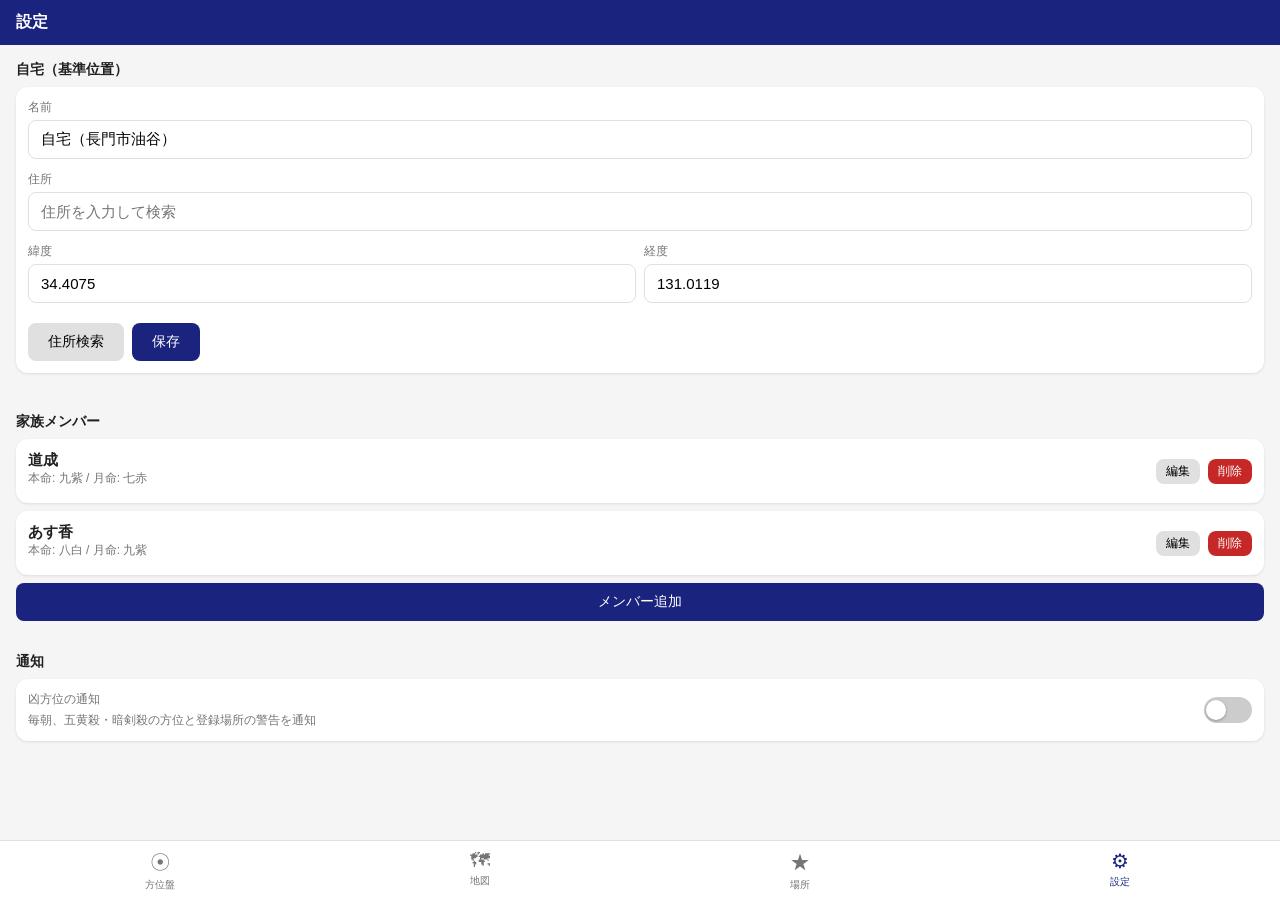
<file: settings.html>
<!DOCTYPE html>
<html lang="ja">
<head>
  <meta charset="UTF-8">
  <meta name="viewport" content="width=device-width, initial-scale=1.0, user-scalable=no">
  <meta name="apple-mobile-web-app-capable" content="yes">
  <meta name="theme-color" content="#1a237e">
  <title>設定</title>
  <link rel="manifest" href="manifest.json">
  <link rel="stylesheet" href="css/style.css">
</head>
<body>
  <div class="header">
    <h1>設定</h1>
  </div>

  <!-- Home Location -->
  <div class="setting-group">
    <h3 style="font-size:14px;margin-bottom:8px;">自宅（基準位置）</h3>
    <div class="setting-item">
      <div class="form-group">
        <label>名前</label>
        <input type="text" id="home-name">
      </div>
      <div class="form-group">
        <label>住所</label>
        <input type="text" id="home-address" placeholder="住所を入力して検索">
      </div>
      <div class="flex-gap">
        <div class="form-group" style="flex:1;">
          <label>緯度</label>
          <input type="number" id="home-lat" step="0.0001">
        </div>
        <div class="form-group" style="flex:1;">
          <label>経度</label>
          <input type="number" id="home-lng" step="0.0001">
        </div>
      </div>
      <div id="home-geocode-status" style="font-size:12px;color:#757575;margin-bottom:8px;"></div>
      <div class="flex-gap">
        <button class="btn" id="btn-home-geocode" style="background:#e0e0e0;">住所検索</button>
        <button class="btn btn-primary" id="btn-home-save">保存</button>
      </div>
    </div>
  </div>

  <!-- Family Members -->
  <div class="setting-group">
    <h3 style="font-size:14px;margin-bottom:8px;">家族メンバー</h3>
    <div id="member-list"></div>
    <button class="btn btn-primary btn-block mt-8" id="btn-add-member">メンバー追加</button>
  </div>

  <!-- Notification Settings -->
  <div class="setting-group">
    <h3 style="font-size:14px;margin-bottom:8px;">通知</h3>
    <div class="setting-item">
      <div style="display:flex;align-items:center;justify-content:space-between;">
        <div>
          <div class="setting-label">凶方位の通知</div>
          <div style="font-size:12px;color:#757575;">毎朝、五黄殺・暗剣殺の方位と登録場所の警告を通知</div>
        </div>
        <label style="position:relative;display:inline-block;width:48px;height:26px;">
          <input type="checkbox" id="notif-toggle" style="opacity:0;width:0;height:0;">
          <span id="notif-slider" style="position:absolute;cursor:pointer;inset:0;background:#ccc;border-radius:13px;transition:.3s;"></span>
        </label>
      </div>
    </div>
  </div>

  <!-- Add Member Modal -->
  <div id="member-modal" class="modal-overlay">
    <div class="modal">
      <h2 id="modal-title">メンバー追加</h2>
      <input type="hidden" id="edit-member-id">
      <div class="form-group">
        <label>名前</label>
        <input type="text" id="member-name" placeholder="例: 太郎">
      </div>
      <div class="form-group">
        <label>本命星</label>
        <select id="member-honmei">
          <option value="1">一白水星</option>
          <option value="2">二黒土星</option>
          <option value="3">三碧木星</option>
          <option value="4">四緑木星</option>
          <option value="5">五黄土星</option>
          <option value="6">六白金星</option>
          <option value="7">七赤金星</option>
          <option value="8">八白土星</option>
          <option value="9">九紫火星</option>
        </select>
      </div>
      <div class="form-group">
        <label>月命星</label>
        <select id="member-getsu">
          <option value="1">一白水星</option>
          <option value="2">二黒土星</option>
          <option value="3">三碧木星</option>
          <option value="4">四緑木星</option>
          <option value="5">五黄土星</option>
          <option value="6">六白金星</option>
          <option value="7">七赤金星</option>
          <option value="8">八白土星</option>
          <option value="9">九紫火星</option>
        </select>
      </div>
      <div class="flex-gap mt-8">
        <button class="btn btn-primary btn-block" id="btn-save-member" style="flex:2;">保存</button>
        <button class="btn" id="btn-cancel-member" style="flex:1;background:#e0e0e0;">閉じる</button>
      </div>
    </div>
  </div>

  <nav class="nav">
    <a href="index.html"><span class="nav-icon">&#x2609;</span><span>方位盤</span></a>
    <a href="map.html"><span class="nav-icon">&#x1F5FA;</span><span>地図</span></a>
    <a href="places.html"><span class="nav-icon">&#x2605;</span><span>場所</span></a>
    <a href="settings.html" class="active"><span class="nav-icon">&#x2699;</span><span>設定</span></a>
  </nav>

  <script src="js/kusei-engine.js"></script>
  <script src="js/family.js"></script>
  <script src="js/places.js"></script>
  <script>
    document.addEventListener('DOMContentLoaded', () => {
      // Home location
      const home = PlacesManager.getHome();
      document.getElementById('home-name').value = home.name || '';
      document.getElementById('home-lat').value = home.lat;
      document.getElementById('home-lng').value = home.lng;

      document.getElementById('btn-home-geocode').addEventListener('click', async () => {
        const address = document.getElementById('home-address').value.trim();
        if (!address) return;
        const status = document.getElementById('home-geocode-status');
        status.textContent = '検索中...';
        const result = await PlacesManager.geocode(address);
        if (result) {
          document.getElementById('home-lat').value = result.lat.toFixed(4);
          document.getElementById('home-lng').value = result.lng.toFixed(4);
          status.textContent = result.displayName;
          status.style.color = '#2e7d32';
        } else {
          status.textContent = '見つかりませんでした';
          status.style.color = '#c62828';
        }
      });

      document.getElementById('btn-home-save').addEventListener('click', () => {
        const name = document.getElementById('home-name').value.trim();
        const lat = parseFloat(document.getElementById('home-lat').value);
        const lng = parseFloat(document.getElementById('home-lng').value);
        if (isNaN(lat) || isNaN(lng)) { alert('座標を入力してください'); return; }
        PlacesManager.setHome({ name, lat, lng });
        alert('自宅位置を保存しました');
      });

      // Family members
      const modal = document.getElementById('member-modal');

      function renderMembers() {
        const list = document.getElementById('member-list');
        list.innerHTML = '';
        const members = FamilyManager.getMembers();

        for (const m of members) {
          const item = document.createElement('div');
          item.className = 'setting-item';
          item.style.display = 'flex';
          item.style.justifyContent = 'space-between';
          item.style.alignItems = 'center';

          const info = document.createElement('div');
          info.innerHTML = `
            <div class="setting-value">${m.name}</div>
            <div class="setting-label">本命: ${KuseiEngine.STAR_SHORT[m.honmei]} / 月命: ${KuseiEngine.STAR_SHORT[m.getsu]}</div>
          `;

          const btns = document.createElement('div');
          btns.className = 'flex-gap';

          const editBtn = document.createElement('button');
          editBtn.className = 'btn';
          editBtn.style.cssText = 'background:#e0e0e0;font-size:12px;padding:4px 10px;';
          editBtn.textContent = '編集';
          editBtn.addEventListener('click', () => openEditModal(m));

          const delBtn = document.createElement('button');
          delBtn.className = 'btn btn-danger';
          delBtn.style.cssText = 'font-size:12px;padding:4px 10px;';
          delBtn.textContent = '削除';
          delBtn.addEventListener('click', () => {
            if (confirm(`${m.name}を削除しますか？`)) {
              FamilyManager.removeMember(m.id);
              renderMembers();
            }
          });

          btns.appendChild(editBtn);
          btns.appendChild(delBtn);
          item.appendChild(info);
          item.appendChild(btns);
          list.appendChild(item);
        }
      }

      function openEditModal(member) {
        document.getElementById('modal-title').textContent = member ? 'メンバー編集' : 'メンバー追加';
        document.getElementById('edit-member-id').value = member ? member.id : '';
        document.getElementById('member-name').value = member ? member.name : '';
        document.getElementById('member-honmei').value = member ? member.honmei : 1;
        document.getElementById('member-getsu').value = member ? member.getsu : 1;
        modal.classList.add('active');
      }

      document.getElementById('btn-add-member').addEventListener('click', () => openEditModal(null));
      document.getElementById('btn-cancel-member').addEventListener('click', () => modal.classList.remove('active'));

      document.getElementById('btn-save-member').addEventListener('click', () => {
        const id = document.getElementById('edit-member-id').value;
        const name = document.getElementById('member-name').value.trim();
        const honmei = parseInt(document.getElementById('member-honmei').value);
        const getsu = parseInt(document.getElementById('member-getsu').value);
        if (!name) { alert('名前を入力してください'); return; }

        if (id) {
          FamilyManager.updateMember(id, { name, honmei, getsu });
        } else {
          FamilyManager.addMember({ name, honmei, getsu });
        }
        modal.classList.remove('active');
        renderMembers();
      });

      // Notification toggle
      const notifToggle = document.getElementById('notif-toggle');
      const notifSlider = document.getElementById('notif-slider');
      const notifEnabled = localStorage.getItem('kusei_notif') === 'true';
      notifToggle.checked = notifEnabled;
      updateSlider();

      notifToggle.addEventListener('change', async () => {
        if (notifToggle.checked) {
          if ('Notification' in window) {
            const perm = await Notification.requestPermission();
            if (perm !== 'granted') {
              notifToggle.checked = false;
              updateSlider();
              alert('通知の許可が必要です。ブラウザの設定から許可してください。');
              return;
            }
          }
        }
        localStorage.setItem('kusei_notif', notifToggle.checked);
        updateSlider();
      });

      function updateSlider() {
        notifSlider.style.background = notifToggle.checked ? '#1a237e' : '#ccc';
        const dot = notifToggle.checked ? 'translateX(22px)' : 'translateX(2px)';
        notifSlider.innerHTML = `<span style="position:absolute;top:3px;left:0;width:20px;height:20px;background:#fff;border-radius:50%;transition:.3s;transform:${dot};box-shadow:0 1px 3px rgba(0,0,0,0.3);"></span>`;
      }

      renderMembers();
    });
  </script>
</body>
</html>
</file>
<file: css/style.css>
/* 九星気学 方位判定 PWA - Style */
:root {
  --primary: #1a237e;
  --primary-light: #3949ab;
  --danger: #c62828;
  --warning: #e65100;
  --safe: #2e7d32;
  --bg: #f5f5f5;
  --card-bg: #fff;
  --text: #212121;
  --text-light: #757575;
  --border: #e0e0e0;
  --goou-color: #c62828;
  --anken-color: #4a148c;
  --saiha-color: #e65100;
}

* { margin: 0; padding: 0; box-sizing: border-box; }

body {
  font-family: -apple-system, BlinkMacSystemFont, 'Hiragino Sans', 'Hiragino Kaku Gothic ProN', sans-serif;
  background: var(--bg);
  color: var(--text);
  min-height: 100vh;
  padding-bottom: calc(60px + env(safe-area-inset-bottom, 0px));
}

/* Header */
.header {
  background: var(--primary);
  color: #fff;
  padding: 12px 16px;
  display: flex;
  align-items: center;
  justify-content: space-between;
  position: sticky;
  top: 0;
  z-index: 100;
}

.header h1 {
  font-size: 16px;
  font-weight: 600;
}

.header-date {
  font-size: 13px;
  opacity: 0.9;
}

/* Navigation */
.nav {
  position: fixed;
  bottom: 0;
  left: 0;
  right: 0;
  background: #fff;
  display: flex;
  border-top: 1px solid var(--border);
  z-index: 100;
  padding-bottom: env(safe-area-inset-bottom, 0);
}

.nav a {
  flex: 1;
  text-align: center;
  padding: 8px 4px;
  text-decoration: none;
  color: var(--text-light);
  font-size: 10px;
  display: flex;
  flex-direction: column;
  align-items: center;
  gap: 2px;
}

.nav a.active {
  color: var(--primary);
}

.nav-icon {
  font-size: 20px;
}

/* Date Picker Row */
.date-picker-row {
  display: flex;
  align-items: center;
  justify-content: center;
  gap: 12px;
  padding: 12px;
  background: #fff;
  border-bottom: 1px solid var(--border);
}

.date-picker-row button {
  background: var(--primary-light);
  color: #fff;
  border: none;
  border-radius: 50%;
  width: 32px;
  height: 32px;
  font-size: 16px;
  cursor: pointer;
  display: flex;
  align-items: center;
  justify-content: center;
}

.date-picker-row input[type="date"] {
  font-size: 16px;
  padding: 6px 12px;
  border: 1px solid var(--border);
  border-radius: 8px;
  font-family: inherit;
}

.btn-today {
  background: var(--primary) !important;
  border-radius: 6px !important;
  width: auto !important;
  padding: 6px 12px !important;
  font-size: 12px !important;
}

/* Member Selector */
.member-selector {
  display: flex;
  gap: 8px;
  padding: 8px 16px;
  overflow-x: auto;
}

.member-btn {
  padding: 6px 16px;
  border: 2px solid var(--primary);
  border-radius: 20px;
  background: #fff;
  color: var(--primary);
  font-size: 13px;
  cursor: pointer;
  white-space: nowrap;
}

.member-btn.active {
  background: var(--primary);
  color: #fff;
}

/* Card */
.card {
  background: var(--card-bg);
  margin: 8px;
  border-radius: 12px;
  padding: 16px;
  box-shadow: 0 1px 3px rgba(0,0,0,0.1);
}

.card-title {
  font-size: 14px;
  font-weight: 600;
  margin-bottom: 12px;
  color: var(--primary);
}

/* Chart Container */
.chart-row {
  display: flex;
  flex-wrap: wrap;
  gap: 4px;
  padding: 4px 4px 0;
  justify-content: center;
}

/* 年盤・月盤: 横並び小サイズ */
.chart-card {
  background: var(--card-bg);
  border-radius: 10px;
  padding: 6px;
  box-shadow: 0 1px 3px rgba(0,0,0,0.1);
}

.chart-card.chart-small {
  width: calc(50% - 6px);
  flex-shrink: 0;
}

.chart-card.chart-small .kusei-grid {
  max-width: 160px;
}

.chart-card.chart-small .kusei-cell .star-num {
  font-size: 16px;
}

.chart-card.chart-small .kusei-cell .dir-label,
.chart-card.chart-small .kusei-cell .star-name {
  font-size: 8px;
}

.chart-card.chart-small .kusei-cell .warning-badge {
  font-size: 6px;
  padding: 0px 2px;
}

.chart-card.chart-small .chart-card-title {
  font-size: 11px;
  margin-bottom: 4px;
}

/* 日盤: 大きく表示 */
.chart-card.chart-large {
  width: 100%;
}

.chart-card.chart-large .kusei-grid {
  max-width: 320px;
}

.chart-card-title {
  text-align: center;
  font-size: 14px;
  font-weight: 600;
  margin-bottom: 8px;
  color: var(--primary);
}

.chart-wrapper {
  display: flex;
  justify-content: center;
}

/* 九星盤グリッド */
.kusei-grid {
  display: grid;
  grid-template-columns: repeat(3, 1fr);
  gap: 3px;
  max-width: 300px;
  margin: 0 auto;
}

.kusei-cell {
  aspect-ratio: 1;
  display: flex;
  flex-direction: column;
  align-items: center;
  justify-content: center;
  border-radius: 8px;
  padding: 4px;
  font-size: 12px;
  position: relative;
  border: 2px solid transparent;
  background: #fafafa;
}

.kusei-cell .dir-label {
  font-size: 10px;
  color: var(--text-light);
}

.kusei-cell .star-num {
  font-size: 22px;
  font-weight: 700;
}

.kusei-cell .star-name {
  font-size: 10px;
}

.kusei-cell.center {
  background: #e8eaf6;
  border-color: var(--primary);
}

.kusei-cell.goousatsu {
  background: #ffebee;
  border-color: var(--goou-color);
}

.kusei-cell.ankensatsu {
  background: #f3e5f5;
  border-color: var(--anken-color);
}

.kusei-cell.saiha {
  background: #fff3e0;
  border-color: var(--saiha-color);
}

.kusei-cell .warning-badge {
  position: absolute;
  top: 2px;
  right: 2px;
  font-size: 8px;
  padding: 1px 4px;
  border-radius: 4px;
  color: #fff;
  font-weight: 700;
}

.badge-goou { background: var(--goou-color); }
.badge-anken { background: var(--anken-color); }
.badge-saiha { background: var(--saiha-color); }
.badge-geppa { background: var(--warning); }

/* Warning Summary */
.warnings-summary {
  padding: 8px;
  margin: 8px;
  background: #fff;
  border-radius: 12px;
  box-shadow: 0 1px 3px rgba(0,0,0,0.1);
}

.warning-item {
  display: flex;
  align-items: center;
  gap: 8px;
  padding: 6px 8px;
  border-radius: 6px;
  margin-bottom: 4px;
  font-size: 13px;
}

.warning-item.danger {
  background: #ffebee;
  color: var(--danger);
}

.warning-item.caution {
  background: #fff3e0;
  color: var(--warning);
}

.warning-item.double-warning {
  background: #c62828;
  color: #fff;
  font-weight: 700;
}

.warning-icon {
  font-size: 16px;
}

/* Info Row */
.info-row {
  display: flex;
  gap: 8px;
  padding: 8px;
  flex-wrap: wrap;
}

.info-chip {
  padding: 4px 10px;
  border-radius: 12px;
  font-size: 12px;
  background: #e8eaf6;
  color: var(--primary);
}

/* Map */
#map {
  width: 100%;
  height: calc(100vh - 180px);
  min-height: 400px;
}

.map-info-panel {
  position: absolute;
  bottom: 80px;
  left: 8px;
  right: 8px;
  background: rgba(255,255,255,0.95);
  border-radius: 12px;
  padding: 12px;
  z-index: 1000;
  box-shadow: 0 2px 8px rgba(0,0,0,0.2);
}

.map-info-panel .dir-result {
  font-size: 18px;
  font-weight: 700;
}

.map-info-panel .dir-warnings {
  margin-top: 4px;
}

/* Places */
.place-list {
  padding: 8px;
}

.place-item {
  background: #fff;
  border-radius: 12px;
  padding: 12px;
  margin-bottom: 8px;
  box-shadow: 0 1px 3px rgba(0,0,0,0.1);
  display: flex;
  justify-content: space-between;
  align-items: center;
}

.place-name {
  font-weight: 600;
  font-size: 14px;
}

.place-dir {
  font-size: 13px;
  color: var(--text-light);
  margin-top: 2px;
}

.place-status {
  text-align: right;
}

.place-status .safe {
  color: var(--safe);
  font-weight: 600;
}

.place-status .danger {
  color: var(--danger);
  font-weight: 600;
}

.add-btn {
  position: fixed;
  bottom: 80px;
  right: 16px;
  width: 56px;
  height: 56px;
  border-radius: 50%;
  background: var(--primary);
  color: #fff;
  border: none;
  font-size: 24px;
  box-shadow: 0 4px 12px rgba(0,0,0,0.3);
  cursor: pointer;
  z-index: 50;
}

/* Settings */
.setting-group {
  padding: 16px;
}

.setting-item {
  background: #fff;
  border-radius: 12px;
  padding: 12px;
  margin-bottom: 8px;
  box-shadow: 0 1px 3px rgba(0,0,0,0.1);
}

.setting-label {
  font-size: 12px;
  color: var(--text-light);
  margin-bottom: 4px;
}

.setting-value {
  font-size: 15px;
  font-weight: 600;
}

/* Form */
.form-group {
  margin-bottom: 12px;
}

.form-group label {
  display: block;
  font-size: 12px;
  color: var(--text-light);
  margin-bottom: 4px;
}

.form-group input,
.form-group select {
  width: 100%;
  padding: 10px 12px;
  border: 1px solid var(--border);
  border-radius: 8px;
  font-size: 15px;
  font-family: inherit;
}

.btn {
  padding: 10px 20px;
  border: none;
  border-radius: 8px;
  font-size: 14px;
  font-family: inherit;
  cursor: pointer;
}

.btn-primary {
  background: var(--primary);
  color: #fff;
}

.btn-danger {
  background: var(--danger);
  color: #fff;
}

.btn-block {
  display: block;
  width: 100%;
}

/* Modal */
.modal-overlay {
  display: none;
  position: fixed;
  inset: 0;
  background: rgba(0,0,0,0.5);
  z-index: 200;
  align-items: flex-end;
  justify-content: center;
}

.modal-overlay.active {
  display: flex;
}

.modal {
  background: #fff;
  border-radius: 16px 16px 0 0;
  padding: 20px;
  width: 100%;
  max-width: 500px;
  max-height: 80vh;
  overflow-y: auto;
}

.modal h2 {
  font-size: 16px;
  margin-bottom: 16px;
}

/* Utility */
.text-center { text-align: center; }
.mt-8 { margin-top: 8px; }
.mb-8 { margin-bottom: 8px; }
.flex-gap { display: flex; gap: 8px; }

/* Responsive */
@media (min-width: 600px) {
  .chart-card.chart-small {
    width: 240px;
  }
  .chart-card.chart-large {
    width: 340px;
  }
}
</file>
